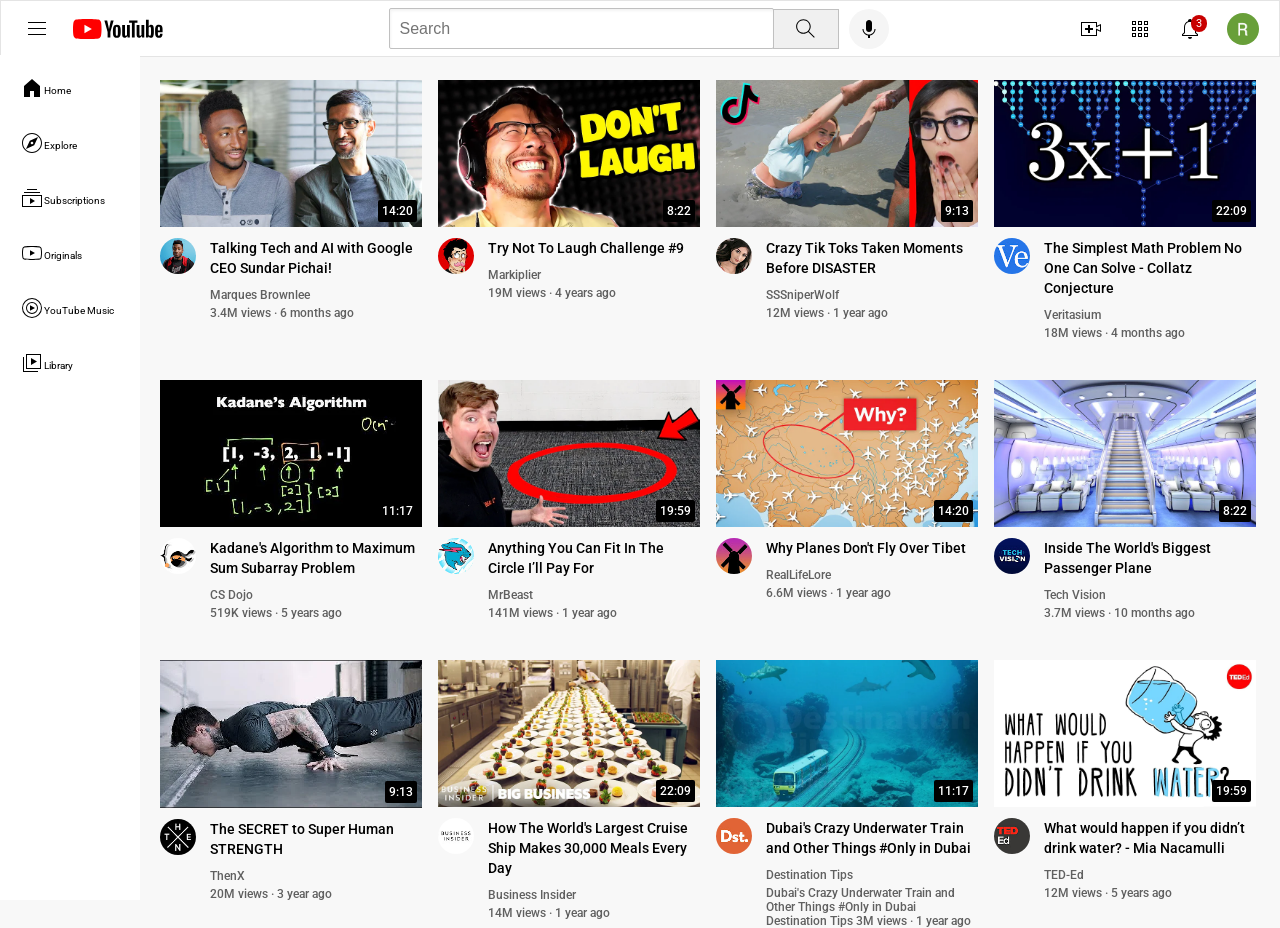
<file: index.html>
<!DOCTYPE html>
<html>
  <head>
    <title>YouTube.com Clone</title>

    <link rel="preconnect" href="https://fonts.googleapis.com">
    <link rel="preconnect" href="https://fonts.gstatic.com" crossorigin>
    <link href="https://fonts.googleapis.com/css2?family=Roboto:wght@400;500;700&display=swap" rel="stylesheet">

    <link rel="stylesheet" href="styles/general.css">
    <link rel="stylesheet" href="styles/header.css">
    <link rel="stylesheet" href="styles/video.css">
    <link rel="stylesheet" href="styles/sidebar.css">
  </head>
  <body>
    <header class="header">
      <div class="left-section">
        <img class="hamburger-menu" src="icons/hamburger-menu.svg">
        <img class="youtube-logo" src="icons/youtube-logo.svg">
      </div>
      <div class="middle-section">
        <input class="search-bar" type="text" placeholder="Search">
        <button class="search-button">
          <img class="search-icon" src="icons/search.svg">
          <div class="tooltip">Search</div>
        </button>
        <!-- Put position absolute inside position relative -->
        <button class="voice-search-button">
          <img class="voice-search-icon" src="icons/voice-search-icon.svg">
          <div class="tooltip">Search with your voice</div>
        </button>
      </div>
      <div class="right-section">
        <div class="upload-icon-container">
          <img class="upload-icon" src="icons/upload.svg">
          <div class="tooltip">Create</div>
        </div>
        <div class="youtube-apps-container">
            <img class="youtube-apps-icon" src="icons/youtube-apps.svg">
            <div class="tooltip">YouTube apps</div>
        </div>
        
        <div class="notifications-icon-container">
          <div class="upload-icon-container">
            <img class="upload-icon" src="icons/notifications.svg">
            <div class="notifications-count">3</div>
            <div class="tooltip">Notifications</div>
          </div>
        </div>
        <img class="current-user-picture" src="channel-pictures/unnamed.jpg">
      </div>
    </header>

    <nav class="sidebar">
      <div class="sidebar-link">
        <img src="icons/home.svg">
        <div>Home</div>
      </div>
      <div class="sidebar-link">
        <img src="icons/explore.svg">
        <div>Explore</div>
      </div>
      <div class="sidebar-link">
        <img src="icons/subscriptions.svg">
        <div>Subscriptions</div>
      </div>
      <div class="sidebar-link">
        <img src="icons/originals.svg">
        <div>Originals</div>
      </div>
      <div class="sidebar-link">
        <img src="icons/youtube-music.svg">
        <div>YouTube Music</div>
      </div>
      <div class="sidebar-link">
        <img src="icons/library.svg">
        <div>Library</div>
      </div>
    </nav>
    <main>
      <section class="video-grid">
        <div class="video-preview">
          <div class="thumbnail-row">
            <img class="thumbnail" src="thumbnails/thumbnail-1.webp">
            <div class="video-time">14:20</div>
          </div>
          <div class="video-info-grid">
            <div class="channel-picture">
              <img class="profile-picture" src="channel-pictures/channel-1.jpeg">
            </div>
            <div class="video-info">
              <p class="video-title">
                Talking Tech and AI with Google CEO Sundar Pichai!
              </p>
              <p class="video-author">
                Marques Brownlee
              </p>
              <p class="video-stats">
                3.4M views &#183; 6 months ago
              </p>
            </div>
          </div>
        </div>

        <div class="video-preview">
          <div class="thumbnail-row">
            <img class="thumbnail" src="thumbnails/thumbnail-2.webp">
            <div class="video-time">8:22</div>
          </div>
          <div class="video-info-grid">
            <div class="channel-picture">
              <img class="profile-picture" src="channel-pictures/channel-2.jpeg">
            </div>
            <div class="video-info">
              <p class="video-title">
                Try Not To Laugh Challenge #9
              </p>
              <p class="video-author">
                Markiplier
              </p>
              <p class="video-stats">
                19M views &#183; 4 years ago
              </p>
            </div>
          </div>
        </div>

        <div class="video-preview">
          <div class="thumbnail-row">
            <img class="thumbnail" src="thumbnails/thumbnail-3.webp">
            <div class="video-time">9:13</div>
          </div>
          <div class="video-info-grid">
            <div class="channel-picture">
              <img class="profile-picture" src="channel-pictures/channel-3.jpeg">
            </div>
            <div class="video-info">
              <p class="video-title">
                Crazy Tik Toks Taken Moments Before DISASTER
              </p>
              <p class="video-author">
                SSSniperWolf
              </p>
              <p class="video-stats">
                12M views &#183; 1 year ago
              </p>
            </div>
          </div>
        </div>

        <div class="video-preview">
          <div class="thumbnail-row">
            <img class="thumbnail" src="thumbnails/thumbnail-4.webp">
            <div class="video-time">22:09</div>
          </div>
          <div class="video-info-grid">
            <div class="channel-picture">
              <img class="profile-picture" src="channel-pictures/channel-4.jpeg">
            </div>
            <div class="video-info">
              <p class="video-title">
                The Simplest Math Problem No One Can Solve - Collatz Conjecture
              </p>
              <p class="video-author">
                Veritasium
              </p>
              <p class="video-stats">
                18M views &#183; 4 months ago
              </p>
            </div>
          </div>
        </div>

        <div class="video-preview">
          <div class="thumbnail-row">
            <img class="thumbnail" src="thumbnails/thumbnail-5.webp">
            <div class="video-time">11:17</div>
          </div>
          <div class="video-info-grid">
            <div class="channel-picture">
              <img class="profile-picture" src="channel-pictures/channel-5.jpeg">
            </div>
            <div class="video-info">
              <p class="video-title">
                Kadane's Algorithm to Maximum Sum Subarray Problem
              </p>
              <p class="video-author">
                CS Dojo
              </p>
              <p class="video-stats">
                519K views &#183; 5 years ago
              </p>
            </div>
          </div>
        </div>

        <div class="video-preview">
          <div class="thumbnail-row">
            <img class="thumbnail" src="thumbnails/thumbnail-6.webp">
            <div class="video-time">19:59</div>
          </div>
          <div class="video-info-grid">
            <div class="channel-picture">
              <img class="profile-picture" src="channel-pictures/channel-6.jpeg">
            </div>
            <div class="video-info">
              <p class="video-title">
                Anything You Can Fit In The Circle I’ll Pay For
              </p>
              <p class="video-author">
                MrBeast
              </p>
              <p class="video-stats">
                141M views &#183; 1 year ago
              </p>
            </div>
          </div>
        </div>
        <div class="video-preview">
          <div class="thumbnail-row">
            <img class="thumbnail" src="thumbnails/thumbnail-7.webp">
            <div class="video-time">14:20</div>
          </div>
          <div class="video-info-grid">
            <div class="channel-picture">
              <img class="profile-picture" src="channel-pictures/channel-7.jpeg">
            </div>
            <div class="video-info">
              <p class="video-title">
                Why Planes Don't Fly Over Tibet
              </p>
              <p class="video-author">
                RealLifeLore
              </p>
              <p class="video-stats">
                6.6M views &#183; 1 year ago
              </p>
            </div>
          </div>
        </div>

        <div class="video-preview">
          <div class="thumbnail-row">
            <img class="thumbnail" src="thumbnails/thumbnail-8.webp">
            <div class="video-time">8:22</div>
          </div>
          <div class="video-info-grid">
            <div class="channel-picture">
              <img class="profile-picture" src="channel-pictures/channel-8.jpeg">
            </div>
            <div class="video-info">
              <p class="video-title">
                Inside The World's Biggest Passenger Plane
              </p>
              <p class="video-author">
                Tech Vision
              </p>
              <p class="video-stats">
                3.7M views &#183; 10 months ago
              </p>
            </div>
          </div>
        </div>

        <div class="video-preview">
          <div class="thumbnail-row">
            <img class="thumbnail" src="thumbnails/thumbnail-9.webp">
            <div class="video-time">9:13</div>
          </div>
          <div class="video-info-grid">
            <div class="channel-picture">
              <img class="profile-picture" src="channel-pictures/channel-9.jpeg">
            </div>
            <div class="video-info">
              <p class="video-title">
                The SECRET to Super Human STRENGTH
              </p>
              <p class="video-author">
                 ThenX
              </p>
              <p class="video-stats">
                20M views &#183; 3 year ago
              </p>
            </div>
          </div>
        </div>

        <div class="video-preview">
          <div class="thumbnail-row">
            <img class="thumbnail" src="thumbnails/thumbnail-10.webp">
            <div class="video-time">22:09</div>
          </div>
          <div class="video-info-grid">
            <div class="channel-picture">
              <img class="profile-picture" src="channel-pictures/channel-10.jpeg">
            </div>
            <div class="video-info">
              <p class="video-title">
                How The World's Largest Cruise Ship Makes 30,000 Meals Every Day
              </p>
              <p class="video-author">
                Business Insider
              </p>
              <p class="video-stats">
                14M views &#183; 1 year ago
              </p>
            </div>
          </div>
        </div>

        <div class="video-preview">
          <div class="thumbnail-row">
            <img class="thumbnail" src="thumbnails/thumbnail-11.webp">
            <div class="video-time">11:17</div>
          </div>
          <div class="video-info-grid">
            <div class="channel-picture">
              <img class="profile-picture" src="channel-pictures/channel-11.jpeg">
            </div>
            <div class="video-info">
              <p class="video-title">
                Dubai's Crazy Underwater Train and Other Things #Only in Dubai
              </p>
              <p class="video-author">
                Destination Tips
              </p>
              <p class="video-stats">
                
Dubai's Crazy Underwater Train and Other Things #Only in Dubai

Destination Tips

3M views · 1 year ago
              </p>
            </div>
          </div>
        </div>

        <div class="video-preview">
          <div class="thumbnail-row">
            <img class="thumbnail" src="thumbnails/thumbnail-12.webp">
            <div class="video-time">19:59</div>
          </div>
          <div class="video-info-grid">
            <div class="channel-picture">
              <img class="profile-picture" src="channel-pictures/channel-12.jpeg">
            </div>
            <div class="video-info">
              <p class="video-title">
                What would happen if you didn’t drink water? - Mia Nacamulli
              </p>
              <p class="video-author">
                TED-Ed
              </p>
              <p class="video-stats">
                12M views · 5 years ago
              </p>
            </div>
          </div>
        </div>
      </section>
    </main>
  </body>
</html>
</file>
<file: styles/general.css>
p {
  margin-top: 0;
  margin-bottom: 0;
}

body {
  /* This style below will be inherited */
  font-family: Roboto, Arial;
  margin: 0;
  padding-top: 80px;
  padding-left: 96px;
  padding-right: 24px;
  background-color: rgb(248, 248, 248);
}
@media (min-width:1200.1px){
  body{
    padding-left:160px;
  }
}
</file>
<file: styles/header.css>
.header {
  height: 55px;

  display: flex;
  flex-direction: row;
  justify-content: space-between;

  position: fixed;
  top: 0;
  left: 0;
  right: 0;
  z-index: 100;

  background-color: white;
  border: 1px solid rgb(228, 228, 228);
}

.left-section {
  display: flex;
  align-items: center;
}

.hamburger-menu {
  height: 24px;
  margin-left: 24px;
  margin-right: 24px;
}

.youtube-logo {
  height: 20px;
}

.middle-section {
  flex: 1;
  margin-left: 70px;
  margin-right: 35px;
  max-width: 500px;
  display: flex;
  align-items: center;
}

.search-bar {
  flex: 1;
  height: 36.5px;
  padding-left: 10px;
  font-size: 16px;
  border: 1px solid rgb(192, 192, 192);
  border-radius: 2px;
  box-shadow: inset 1px 2px 3px rgba(0, 0, 0, 0.05);
  width: 0;
}

.search-bar::placeholder {
  font-size: 16px;
}

.search-button {
  height: 40px;
  width: 66px;
  background-color: rgb(240, 240, 240);
  border-width: 1px;
  border-style: solid;
  border-color: rgb(192, 192, 192);
  margin-left: -1px;
  margin-right: 10px;
}

.search-button,
.voice-search-button,
.upload-icon-container,
.youtube-apps-container {
  display: flex;
  justify-content: center;
  align-items: center;
  position: relative;
  cursor: pointer;
}

.search-button .tooltip,
.voice-search-button .tooltip,
.upload-icon-container .tooltip,
.youtube-apps-container .tooltip {
    font-family: roboto, Arial;
  position: absolute;
  background-color: gray;
  color: white;
  padding-top: 4px;
  padding-bottom: 4px;
  padding-left: 8px;
  padding-right: 8px;
  border-radius: 2px;
  font-size: 12px;
  bottom: -30px;
  opacity: 0;
  transition: opacity 0.15s;
  pointer-events: none;
  white-space: nowrap;
}

.search-button:hover .tooltip,
.voice-search-button:hover .tooltip,
.upload-icon-container:hover .tooltip,
.youtube-apps-container:hover .tooltip {
  opacity: 1;
}

.search-icon {
  height: 25px;
}

.voice-search-button {
  height: 40px;
  width: 40px;
  border-radius: 20px;
  border: none;
  background-color: rgb(245, 245, 245);
}

.voice-search-icon {
  height: 24px;
}

.right-section {
  width: 180px;
  margin-right: 20px;
  display: flex;
  align-items: center;
  justify-content: space-between;
  flex-shrink: 0;
}

.upload-icon {
  height: 24px;
}

.youtube-apps-icon {
  height: 24px;
}

.notifications-icon {
  height: 24px;
}

.notifications-icon-container {
  position: relative;
}

.notifications-count {
  position: absolute;
  top: -2px;
  right: -5px;
  background-color: rgb(200, 0, 0);
  color: white;
  font-size: 11px;
  padding-left: 5px;
  padding-right: 5px;
  padding-top: 2px;
  padding-bottom: 2px;
  border-radius: 10px;
}

.current-user-picture {
  height: 32px;
  border-radius: 16px;
  cursor: pointer;
}
</file>
<file: styles/video.css>
.thumbnail {
  width: 100%;
}
.video-grid{
  font-size: 12px;
  font-family:roboto, Arial;
  font-weight: 500;
}
.video-title {
  margin-top: 0;
  font-size: 14px;
  font-weight: 500;
  line-height: 20px;
  margin-bottom: 10px;
}

.video-info-grid {
  display: grid;
  grid-template-columns: 50px 1fr;
}

.profile-picture {
  width: 36px;
  border-radius: 50px;
}

.thumbnail-row {
  margin-bottom: 8px;
  position: relative;
}

.video-author,
.video-stats {
  color: rgb(96, 96, 96);
}

.video-author {
  margin-bottom: 4px;
}

.video-grid {
  display: grid;
  grid-template-columns: 1fr 1fr 1fr;
  column-gap: 16px;
  row-gap: 40px;
}

@media (max-width: 750px){
  .video-grid {
  grid-template-columns: 1fr 1fr;
  }
}
@media (min-width:751px) and (max-width:999px){
  .video-grid{
    grid-template-columns: 1fr 1fr 1fr;
  }
}
@media (min-width:1000px){
  .video-grid {
  grid-template-columns: 1fr 1fr 1fr 1fr;
  }
  ..video-title {
  margin-top: 0;
  font-size: 16px;
  font-weight: 500;
  line-height: 24px;
  margin-bottom: 10px;
}
}

.video-time {
  padding: 4px;
  border-radius: 2px;
  background-color: black;
  color: white;
  position: absolute;
  bottom: 8px;
  right: 5px;
}
</file>
<file: styles/sidebar.css>
.sidebar {
  position: fixed;
  left: 0;
  bottom: 0;
  top: 55px;
  background-color: white;
  width: 72px;
  z-index: 200;
  padding-top: 5px;
}

.sidebar-link {
  height: 74px;
  display: flex;
  justify-content: center;
  align-items: center;
  flex-direction: column;
  cursor: pointer;
}

.sidebar-link:hover {
  background-color: rgb(235, 235, 235);
}

.sidebar-link img {
  height: 24px;
  margin-bottom: 4px;
}

.sidebar-link div {
  font-size: 10px;
}
@media (min-width:1200.1px){
    .sidebar{
        width:140px;
    }
    .sidebar-link {
        height: 50px;
        display: flex;
        justify-content: left;
        flex-direction: row;
        margin:5px 0px 5px 20px;
    }
}
</file>
